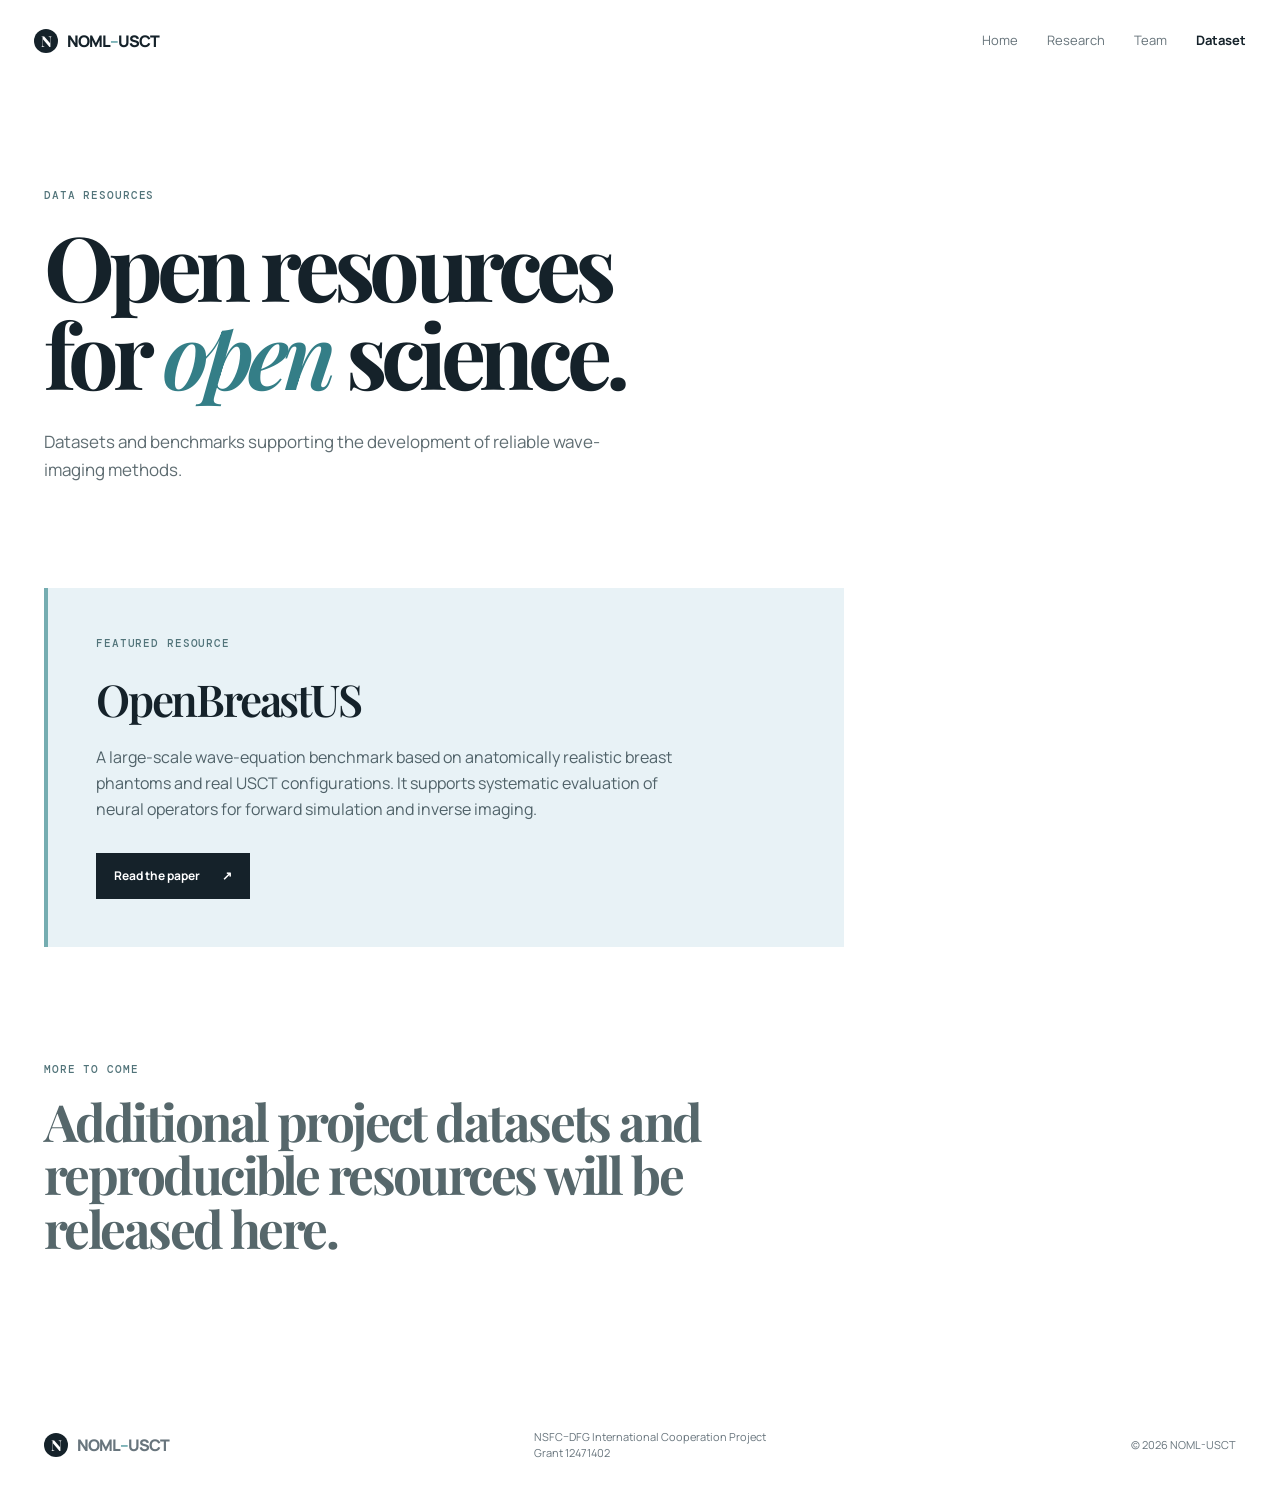
<file: dataset.html>
<!doctype html><html lang="en"><head><meta charset="UTF-8" /><meta name="viewport" content="width=device-width, initial-scale=1.0" /><title>Dataset | NOML-USCT</title><link rel="preconnect" href="https://fonts.googleapis.com" /><link rel="preconnect" href="https://fonts.gstatic.com" crossorigin /><link href="https://fonts.googleapis.com/css2?family=DM+Mono:wght@400;500&family=Manrope:wght@400;600;700;800&family=Playfair+Display:ital,wght@0,600;0,700;1,600&display=swap" rel="stylesheet" /><link rel="stylesheet" href="assets/style.css" /></head><body><header class="site-header"><a class="brand" href="index.html"><span class="brand-mark">N</span><span>NOML<span class="muted">–</span>USCT</span></a><button class="menu-button" aria-label="Open menu">Menu</button><nav><a href="index.html">Home</a><a href="research.html">Research</a><a href="team.html">Team</a><a class="active" href="dataset.html">Dataset</a></nav></header><main class="inner-page"><section class="page-title"><p class="eyebrow">Data resources</p><h1>Open resources<br />for <em>open</em> science.</h1><p>Datasets and benchmarks supporting the development of reliable wave-imaging methods.</p></section><section class="dataset-card"><p class="eyebrow">Featured resource</p><h2>OpenBreastUS</h2><p>A large-scale wave-equation benchmark based on anatomically realistic breast phantoms and real USCT configurations. It supports systematic evaluation of neural operators for forward simulation and inverse imaging.</p><div><a class="button button-dark" href="https://arxiv.org/abs/2507.15035" target="_blank" rel="noreferrer">Read the paper <span>↗</span></a></div></section><section class="coming"><p class="eyebrow">More to come</p><h2>Additional project datasets and reproducible resources will be released here.</h2></section></main><footer><a class="brand" href="index.html"><span class="brand-mark">N</span><span>NOML<span class="muted">–</span>USCT</span></a><p>NSFC–DFG International Cooperation Project<br />Grant 12471402</p><p>© 2026 NOML-USCT</p></footer><script src="assets/site.js"></script></body></html>
</file>
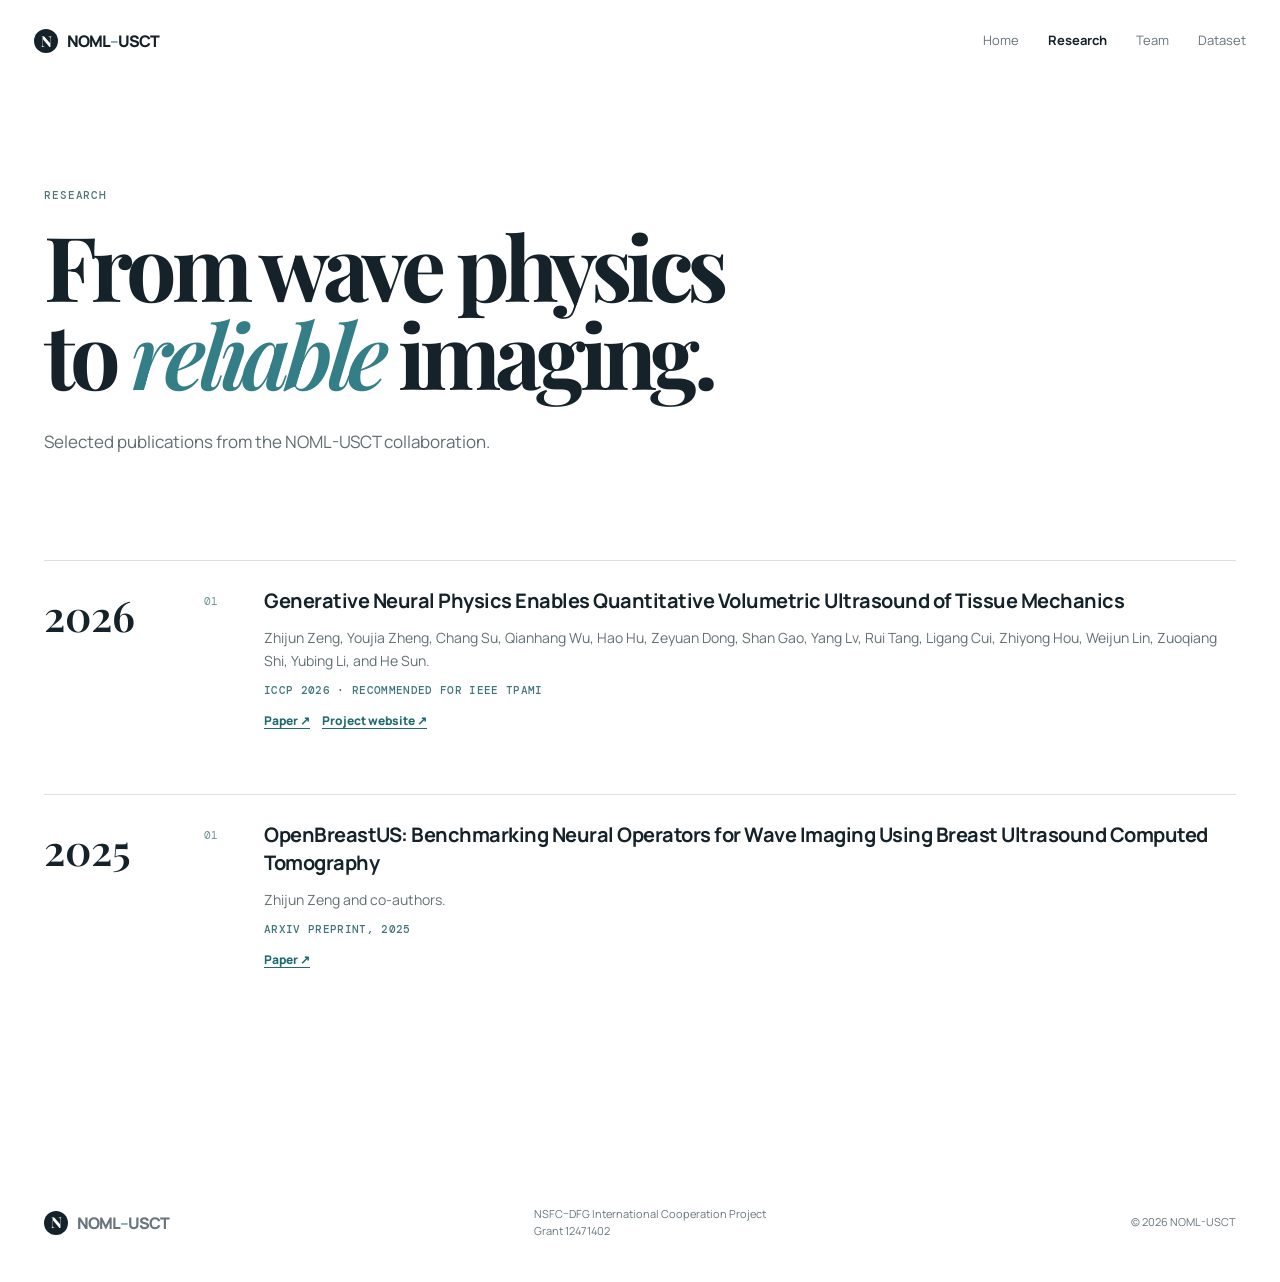
<file: research.html>
<!doctype html><html lang="en"><head><meta charset="UTF-8" /><meta name="viewport" content="width=device-width, initial-scale=1.0" /><title>Research | NOML-USCT</title><link rel="preconnect" href="https://fonts.googleapis.com" /><link rel="preconnect" href="https://fonts.gstatic.com" crossorigin /><link href="https://fonts.googleapis.com/css2?family=DM+Mono:wght@400;500&family=Manrope:wght@400;500;600;700;800&family=Playfair+Display:ital,wght@0,600;0,700;1,600&display=swap" rel="stylesheet" /><link rel="stylesheet" href="assets/style.css" /></head><body><header class="site-header"><a class="brand" href="index.html"><span class="brand-mark">N</span><span>NOML<span class="muted">–</span>USCT</span></a><button class="menu-button" aria-label="Open menu">Menu</button><nav><a href="index.html">Home</a><a class="active" href="research.html">Research</a><a href="team.html">Team</a><a href="dataset.html">Dataset</a></nav></header><main class="inner-page"><section class="page-title"><p class="eyebrow">Research</p><h1>From wave physics<br />to <em>reliable</em> imaging.</h1><p>Selected publications from the NOML-USCT collaboration.</p></section><section class="publication-year"><h2>2026</h2><article class="publication"><span>01</span><div><h3>Generative Neural Physics Enables Quantitative Volumetric Ultrasound of Tissue Mechanics</h3><p>Zhijun Zeng, Youjia Zheng, Chang Su, Qianhang Wu, Hao Hu, Zeyuan Dong, Shan Gao, Yang Lv, Rui Tang, Ligang Cui, Zhiyong Hou, Weijun Lin, Zuoqiang Shi, Yubing Li, and He Sun.</p><p class="venue">ICCP 2026 · Recommended for IEEE TPAMI</p><p><a href="https://arxiv.org/abs/2508.12226" target="_blank" rel="noreferrer">Paper ↗</a><a href="https://ai4scientificimaging.org/OpenWaves/" target="_blank" rel="noreferrer">Project website ↗</a></p></div></article></section><section class="publication-year"><h2>2025</h2><article class="publication"><span>01</span><div><h3>OpenBreastUS: Benchmarking Neural Operators for Wave Imaging Using Breast Ultrasound Computed Tomography</h3><p>Zhijun Zeng and co-authors.</p><p class="venue">arXiv preprint, 2025</p><p><a href="https://arxiv.org/abs/2507.15035" target="_blank" rel="noreferrer">Paper ↗</a></p></div></article></section></main><footer><a class="brand" href="index.html"><span class="brand-mark">N</span><span>NOML<span class="muted">–</span>USCT</span></a><p>NSFC–DFG International Cooperation Project<br />Grant 12471402</p><p>© 2026 NOML-USCT</p></footer><script src="assets/site.js"></script></body></html>
</file>
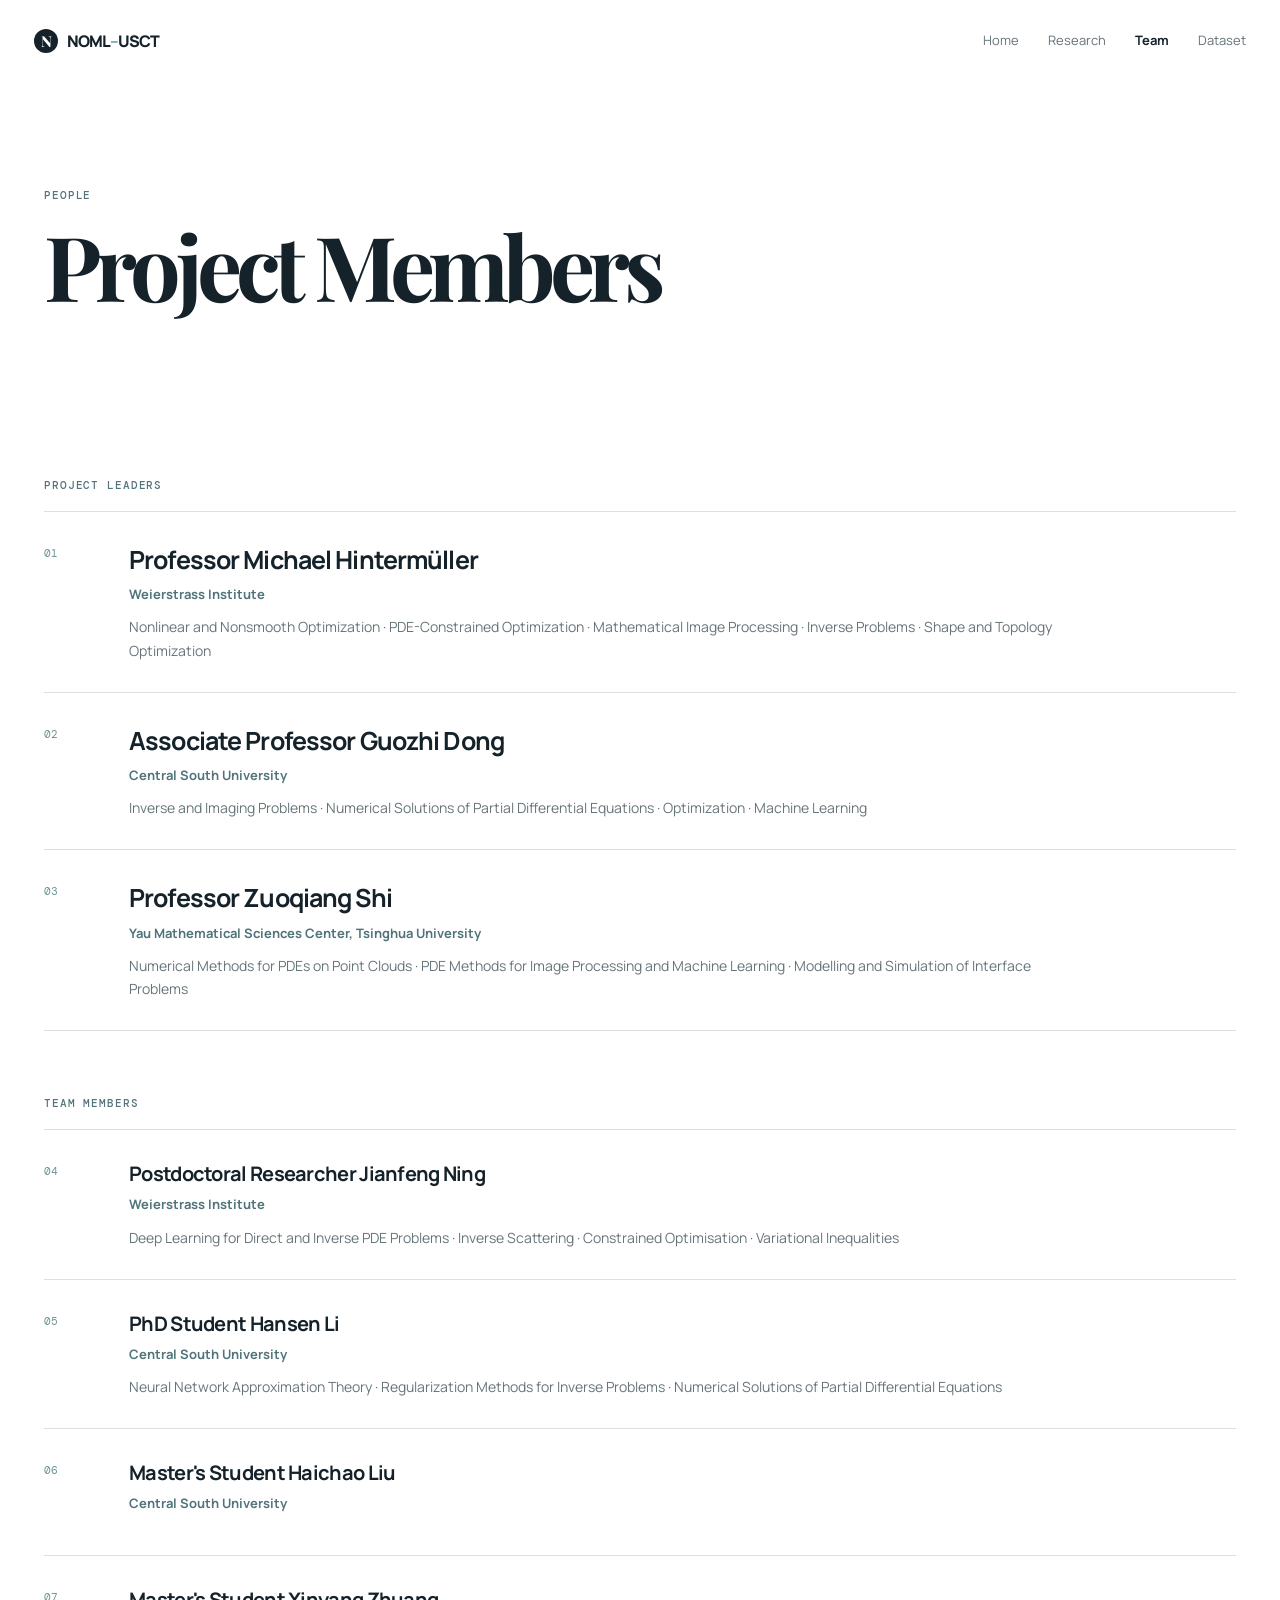
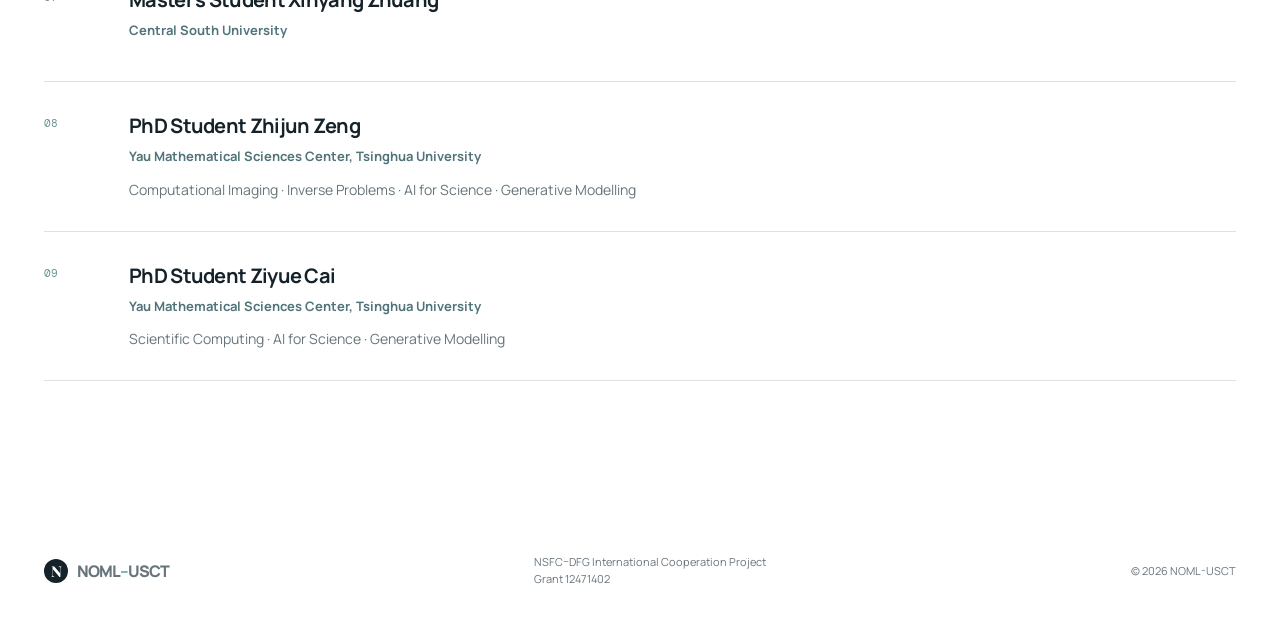
<file: team.html>
<!doctype html>
<html lang="en">
  <head>
    <meta charset="UTF-8" />
    <meta name="viewport" content="width=device-width, initial-scale=1.0" />
    <title>Team | NOML-USCT</title>
    <link rel="preconnect" href="https://fonts.googleapis.com" />
    <link rel="preconnect" href="https://fonts.gstatic.com" crossorigin />
    <link
      href="https://fonts.googleapis.com/css2?family=DM+Mono:wght@400;500&family=Manrope:wght@400;500;600;700;800&family=Playfair+Display:ital,wght@0,600;0,700;1,600&display=swap"
      rel="stylesheet"
    />
    <link rel="stylesheet" href="assets/style.css" />
  </head>
  <body>
    <header class="site-header">
      <a class="brand" href="index.html"
        ><span class="brand-mark">N</span
        ><span>NOML<span class="muted">–</span>USCT</span></a
      ><button class="menu-button" aria-label="Open menu">Menu</button>
      <nav>
        <a href="index.html">Home</a><a href="research.html">Research</a
        ><a class="active" href="team.html">Team</a
        ><a href="dataset.html">Dataset</a>
      </nav>
    </header>
    <main class="inner-page">
      <section class="page-title">
        <p class="eyebrow">People</p>
        <h1>Project Members</h1>
      </section>
      <section class="team-section">
        <p class="eyebrow">Project leaders</p>
        <div class="member-list leaders">
          <article class="member">
            <span class="member-no">01</span>
            <div>
              <h2>Professor Michael Hintermüller</h2>
              <p class="role">Weierstrass Institute</p>
              <p class="areas">
                Nonlinear and Nonsmooth Optimization · PDE-Constrained
                Optimization · Mathematical Image Processing · Inverse Problems
                · Shape and Topology Optimization
              </p>
            </div>
          </article>
          <article class="member">
            <span class="member-no">02</span>
            <div>
              <h2>Associate Professor Guozhi Dong</h2>
              <p class="role">Central South University</p>
              <p class="areas">
                Inverse and Imaging Problems · Numerical Solutions of Partial
                Differential Equations · Optimization · Machine Learning
              </p>
            </div>
          </article>
          <article class="member">
            <span class="member-no">03</span>
            <div>
              <h2>Professor Zuoqiang Shi</h2>
              <p class="role">
                Yau Mathematical Sciences Center, Tsinghua University
              </p>
              <p class="areas">
                Numerical Methods for PDEs on Point Clouds · PDE Methods for
                Image Processing and Machine Learning · Modelling and Simulation
                of Interface Problems
              </p>
            </div>
          </article>
        </div>
      </section>
      <section class="team-section">
        <p class="eyebrow">Team members</p>
        <div class="member-list">
          <article class="member">
            <span class="member-no">04</span>
            <div>
              <h2>Postdoctoral Researcher Jianfeng Ning</h2>
              <p class="role">Weierstrass Institute</p>
              <p class="areas">
                Deep Learning for Direct and Inverse PDE Problems · Inverse
                Scattering · Constrained Optimisation · Variational Inequalities
              </p>
            </div>
          </article>
          <article class="member">
            <span class="member-no">05</span>
            <div>
              <h2>PhD Student Hansen Li</h2>
              <p class="role">Central South University</p>
              <p class="areas">
                Neural Network Approximation Theory · Regularization Methods for
                Inverse Problems · Numerical Solutions of Partial Differential
                Equations
              </p>
            </div>
          </article>
          <article class="member">
            <span class="member-no">06</span>
            <div>
              <h2>Master's Student Haichao Liu</h2>
              <p class="role">Central South University</p>
            </div>
          </article>
          <article class="member">
            <span class="member-no">07</span>
            <div>
              <h2>Master's Student Xinyang Zhuang</h2>
              <p class="role">Central South University</p>
            </div>
          </article>
          <article class="member">
            <span class="member-no">08</span>
            <div>
              <h2>PhD Student Zhijun Zeng</h2>
              <p class="role">
                Yau Mathematical Sciences Center, Tsinghua University
              </p>
              <p class="areas">
                Computational Imaging · Inverse Problems · AI for Science ·
                Generative Modelling
              </p>
            </div>
          </article>
          <article class="member">
            <span class="member-no">09</span>
            <div>
              <h2>PhD Student Ziyue Cai</h2>
              <p class="role">
                Yau Mathematical Sciences Center, Tsinghua University
              </p>
              <p class="areas">
                Scientific Computing · AI for Science · Generative Modelling
              </p>
            </div>
          </article>
        </div>
      </section>
    </main>
    <footer>
      <a class="brand" href="index.html"
        ><span class="brand-mark">N</span
        ><span>NOML<span class="muted">–</span>USCT</span></a
      >
      <p>NSFC–DFG International Cooperation Project<br />Grant 12471402</p>
      <p>© 2026 NOML-USCT</p>
    </footer>
    <script src="assets/site.js"></script>
  </body>
</html>
</file>
<file: assets/style.css>
:root{--ink:#15222a;--muted:#68757d;--line:#dbe1e3;--paper:#fff;--sky:#e8f2f6;--accent:#0d6770}*{box-sizing:border-box}html{scroll-behavior:smooth}body{margin:0;background:var(--paper);color:var(--ink);font-family:Manrope,Arial,sans-serif;font-size:16px;line-height:1.65}a{color:inherit}.site-header{height:82px;max-width:1320px;margin:auto;padding:0 34px;display:flex;align-items:center;justify-content:space-between;position:relative;z-index:5}.brand{font-size:16px;font-weight:800;letter-spacing:-.06em;text-decoration:none;display:flex;align-items:center;gap:9px}.brand-mark{display:grid;place-items:center;width:24px;height:24px;border-radius:50%;background:var(--ink);color:#fff;font-family:"Playfair Display",serif;font-size:15px;letter-spacing:0}.muted{color:#6faab0}nav{display:flex;gap:29px}nav a{font-size:13px;text-decoration:none;color:#66737a;transition:.2s}nav a:hover,nav a.active{color:var(--ink);font-weight:700}.menu-button{display:none;border:0;background:none;font:600 12px Manrope}.hero{min-height:calc(100vh - 82px);max-width:1440px;margin:auto;position:relative;overflow:hidden;display:grid;align-items:center;padding:90px 9%}.hero-content{position:relative;z-index:2;max-width:850px}.eyebrow{font:500 11px "DM Mono",monospace;letter-spacing:.08em;text-transform:uppercase;color:#52747a;margin:0 0 19px}.hero h1,.page-title h1{font:700 clamp(3.25rem,7vw,6.7rem)/.98 "Playfair Display",serif;letter-spacing:-.065em;margin:0}.hero h1 em,.page-title em{color:#347e87;font-weight:600}.hero-copy{font-size:18px;line-height:1.65;max-width:620px;margin:32px 0}.hero-actions{display:flex;align-items:center;gap:27px}.button{display:inline-flex;gap:22px;align-items:center;padding:13px 18px;text-decoration:none;font-size:12px;font-weight:700}.button-dark{background:var(--ink);color:#fff}.text-link{font-size:13px;font-weight:700;text-underline-offset:4px}.text-link span{margin-left:10px}.hero-index{position:absolute;z-index:2;bottom:42px;left:9%;right:9%;display:flex;justify-content:space-between;color:#799095;font:11px "DM Mono",monospace}.wave-field{position:absolute;inset:0;background:linear-gradient(130deg,#fff 25%,#f3faf9 65%,#fff 100%);overflow:hidden}.wave-field:after{content:"";position:absolute;width:600px;height:600px;right:-180px;top:-150px;border-radius:50%;background:#d7ecec;filter:blur(80px);opacity:.6}.wave-field i{position:absolute;border:1px solid rgba(60,132,140,.18);border-radius:48% 52% 45% 55%;width:75vw;height:18vw;right:-13vw;top:23%;transform:rotate(-13deg);animation:drift 12s ease-in-out infinite}.wave-field i:nth-child(2){width:92vw;height:25vw;right:-26vw;top:28%;animation-delay:-2s}.wave-field i:nth-child(3){width:62vw;height:15vw;right:-4vw;top:38%;animation-delay:-5s}.wave-field i:nth-child(4){width:105vw;height:26vw;right:-30vw;top:45%;animation-delay:-8s}.wave-field i:nth-child(5){width:49vw;height:12vw;right:7vw;top:55%;animation-delay:-6s}@keyframes drift{50%{transform:rotate(-9deg) translate(-2%,3%) scale(1.03)}}.section{max-width:1260px;margin:auto;padding:130px 34px}.results{padding-top:130px}.section-heading{display:grid;grid-template-columns:1fr 1fr;gap:50px;margin-bottom:55px}.section-heading h2,.intro h2,.coming h2{font:700 clamp(2.3rem,4vw,4.1rem)/1.05 "Playfair Display",serif;letter-spacing:-.05em;margin:0}.section-heading>p:last-child{max-width:440px;color:#56656b;margin:35px 0 0}.result-figure{margin:0;background:#f0f4f2}.result-figure img{width:100%;display:block}.result-figure figcaption{padding:13px 16px;display:flex;justify-content:space-between;color:#5c6b70;font:11px "DM Mono",monospace}.video-grid{display:grid;grid-template-columns:1fr 1fr;gap:20px;margin-top:20px}.video-grid video{display:block;width:100%;background:#e4eaeb;aspect-ratio:16/9}.video-label{font:500 11px "DM Mono",monospace;color:#526b70;margin:11px 0}.intro{display:grid;grid-template-columns:1fr 1fr;gap:70px;border-top:1px solid var(--line)}.intro-text{color:#3e4d53;font-size:17px}.intro-text p:first-child{margin-top:0}.news{background:#f5f8f7;max-width:none;padding-left:max(calc((100% - 1192px)/2),34px);padding-right:max(calc((100% - 1192px)/2),34px)}.news-list{border-top:1px solid #cbd6d5}.news-list article{display:grid;grid-template-columns:150px 1fr;gap:25px;padding:25px 0;border-bottom:1px solid #cbd6d5}.news-list time{font:11px "DM Mono",monospace;color:#557379;padding-top:5px}.news-list p{margin:0}.news-list a,.publication a{font-size:12px;font-weight:800;color:#206a72;margin-left:12px;text-underline-offset:3px}footer{max-width:1260px;margin:auto;padding:43px 34px;display:flex;align-items:center;justify-content:space-between;color:#68757d;font-size:11px;line-height:1.5}footer p{margin:0}.inner-page{max-width:1260px;margin:auto;padding:84px 34px 130px}.page-title{max-width:900px;padding:22px 0 104px}.page-title>p:last-child{max-width:575px;margin:31px 0 0;color:#5f6d72;font-size:17px}.team-section{margin-top:65px}.member-list{border-top:1px solid var(--line)}.member{display:grid;grid-template-columns:85px 1fr;padding:27px 0 30px;border-bottom:1px solid var(--line)}.member-no,.publication>span{font:11px "DM Mono",monospace;color:#6d9295;padding-top:7px}.member h2{font-size:20px;letter-spacing:-.035em;margin:0}.role{margin:4px 0 10px;color:#50747a;font-size:13px;font-weight:700}.areas{margin:0;color:#67757a;font-size:14px;max-width:930px}.leaders .member h2{font-size:25px}.publication-year{border-top:1px solid var(--line);padding:26px 0 52px;display:grid;grid-template-columns:160px 1fr}.publication-year>h2{font:600 42px "Playfair Display",serif;margin:0}.publication{display:grid;grid-template-columns:48px 1fr;gap:12px}.publication h3{margin:0;font-size:20px;line-height:1.4;letter-spacing:-.025em}.publication p{font-size:14px;color:#627075;margin:11px 0}.publication .venue{font:500 11px "DM Mono",monospace;text-transform:uppercase;letter-spacing:.03em;color:#41757c}.publication a:first-child{margin-left:0}.dataset-card{padding:48px;max-width:800px;background:var(--sky);border-left:4px solid #75adb1}.dataset-card h2{font:600 44px "Playfair Display",serif;letter-spacing:-.05em;margin:0}.dataset-card>p:not(.eyebrow){max-width:610px;color:#506269}.dataset-card .button{margin-top:14px}.coming{padding:115px 0 0;max-width:750px}.coming h2{font-size:clamp(2rem,4vw,3.5rem);color:#56676b}@media(max-width:700px){.site-header{height:68px;padding:0 20px}.menu-button{display:block}nav{display:none;position:absolute;top:68px;left:0;right:0;background:#fff;padding:20px;box-shadow:0 10px 20px #0000000d;flex-direction:column;gap:15px}nav.open{display:flex}.hero{min-height:680px;padding:70px 20px}.hero h1,.page-title h1{font-size:3.25rem}.hero-copy{font-size:16px}.hero-actions{gap:15px}.section,.inner-page{padding-left:20px;padding-right:20px}.section{padding-top:84px;padding-bottom:84px}.section-heading,.intro{grid-template-columns:1fr;gap:25px}.section-heading>p:last-child{margin:0}.video-grid{grid-template-columns:1fr}.intro-text{font-size:16px}.news{padding-left:20px;padding-right:20px}.news-list article{grid-template-columns:1fr;gap:7px}.page-title{padding-bottom:70px}.publication-year{grid-template-columns:1fr;gap:25px}.member{grid-template-columns:42px 1fr}.leaders .member h2{font-size:21px}.dataset-card{padding:29px 24px}footer{padding:33px 20px;align-items:flex-start;gap:20px;flex-direction:column}.wave-field i{width:150vw;height:35vw;right:-55vw}}
</file>
